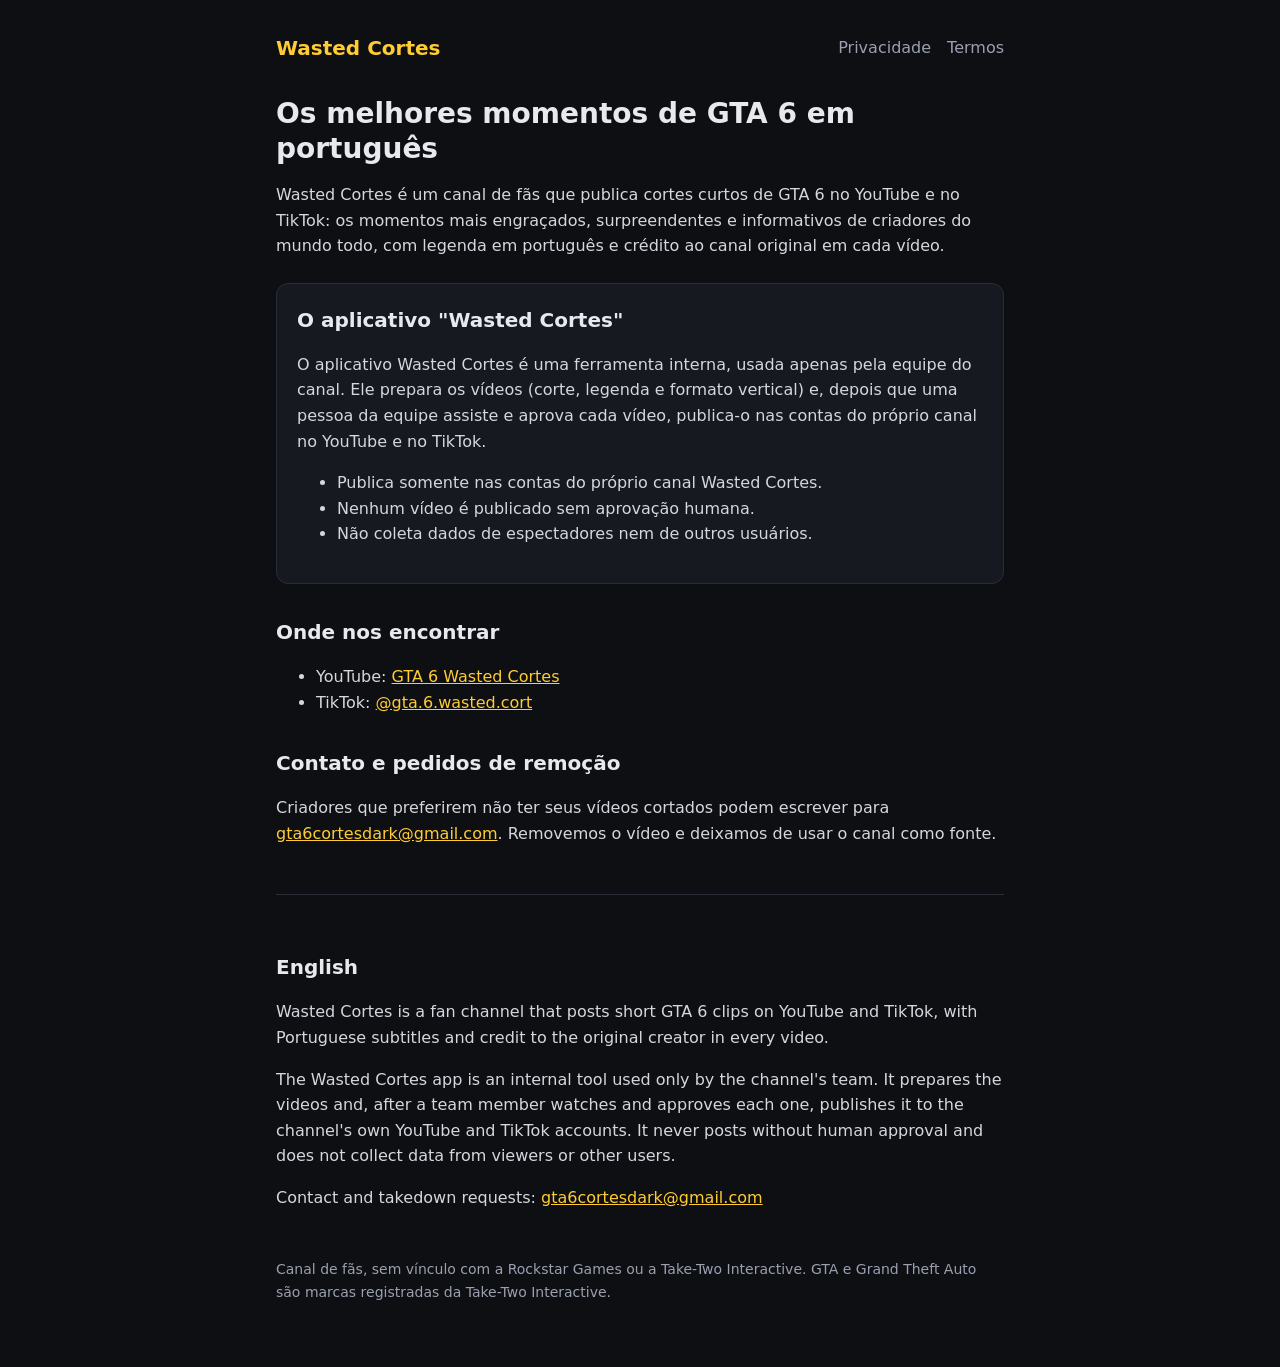
<file: index.html>
<!doctype html>
<html lang="pt-BR">
<head>
<meta charset="utf-8">
<meta name="viewport" content="width=device-width, initial-scale=1">
<title>Wasted Cortes</title>
<meta name="description" content="Wasted Cortes: os melhores momentos de GTA 6 em português.">
<link rel="stylesheet" href="estilo.css">
</head>
<body>
<main>
  <header>
    <a class="marca" href="index.html">Wasted Cortes</a>
    <nav><a href="privacidade.html">Privacidade</a><a href="termos.html">Termos</a></nav>
  </header>

  <h1>Os melhores momentos de GTA 6 em português</h1>
  <p>Wasted Cortes é um canal de fãs que publica cortes curtos de GTA 6 no YouTube e no
  TikTok: os momentos mais engraçados, surpreendentes e informativos de criadores do mundo
  todo, com legenda em português e crédito ao canal original em cada vídeo.</p>

  <div class="cartao">
    <h2 style="margin-top:0">O aplicativo "Wasted Cortes"</h2>
    <p>O aplicativo Wasted Cortes é uma ferramenta interna, usada apenas pela equipe do
    canal. Ele prepara os vídeos (corte, legenda e formato vertical) e, depois que uma
    pessoa da equipe assiste e aprova cada vídeo, publica-o nas contas do próprio canal no
    YouTube e no TikTok.</p>
    <ul>
      <li>Publica somente nas contas do próprio canal Wasted Cortes.</li>
      <li>Nenhum vídeo é publicado sem aprovação humana.</li>
      <li>Não coleta dados de espectadores nem de outros usuários.</li>
    </ul>
  </div>

  <h2>Onde nos encontrar</h2>
  <ul>
    <li>YouTube: <a href="https://www.youtube.com/shorts/7_4hv7opOUU">GTA 6 Wasted Cortes</a></li>
    <li>TikTok: <a href="https://www.tiktok.com/@gta.6.wasted.cort">@gta.6.wasted.cort</a></li>
  </ul>

  <h2>Contato e pedidos de remoção</h2>
  <p>Criadores que preferirem não ter seus vídeos cortados podem escrever para
  <a href="mailto:gta6cortesdark@gmail.com">gta6cortesdark@gmail.com</a>. Removemos o vídeo
  e deixamos de usar o canal como fonte.</p>

  <section class="idioma" lang="en">
    <h2>English</h2>
    <p>Wasted Cortes is a fan channel that posts short GTA 6 clips on YouTube and TikTok, with
    Portuguese subtitles and credit to the original creator in every video.</p>
    <p>The Wasted Cortes app is an internal tool used only by the channel's team. It prepares
    the videos and, after a team member watches and approves each one, publishes it to the
    channel's own YouTube and TikTok accounts. It never posts without human approval and does
    not collect data from viewers or other users.</p>
    <p>Contact and takedown requests:
    <a href="mailto:gta6cortesdark@gmail.com">gta6cortesdark@gmail.com</a></p>
  </section>

  <footer>
    Canal de fãs, sem vínculo com a Rockstar Games ou a Take-Two Interactive. GTA e Grand
    Theft Auto são marcas registradas da Take-Two Interactive.
  </footer>
</main>
</body>
</html>
</file>
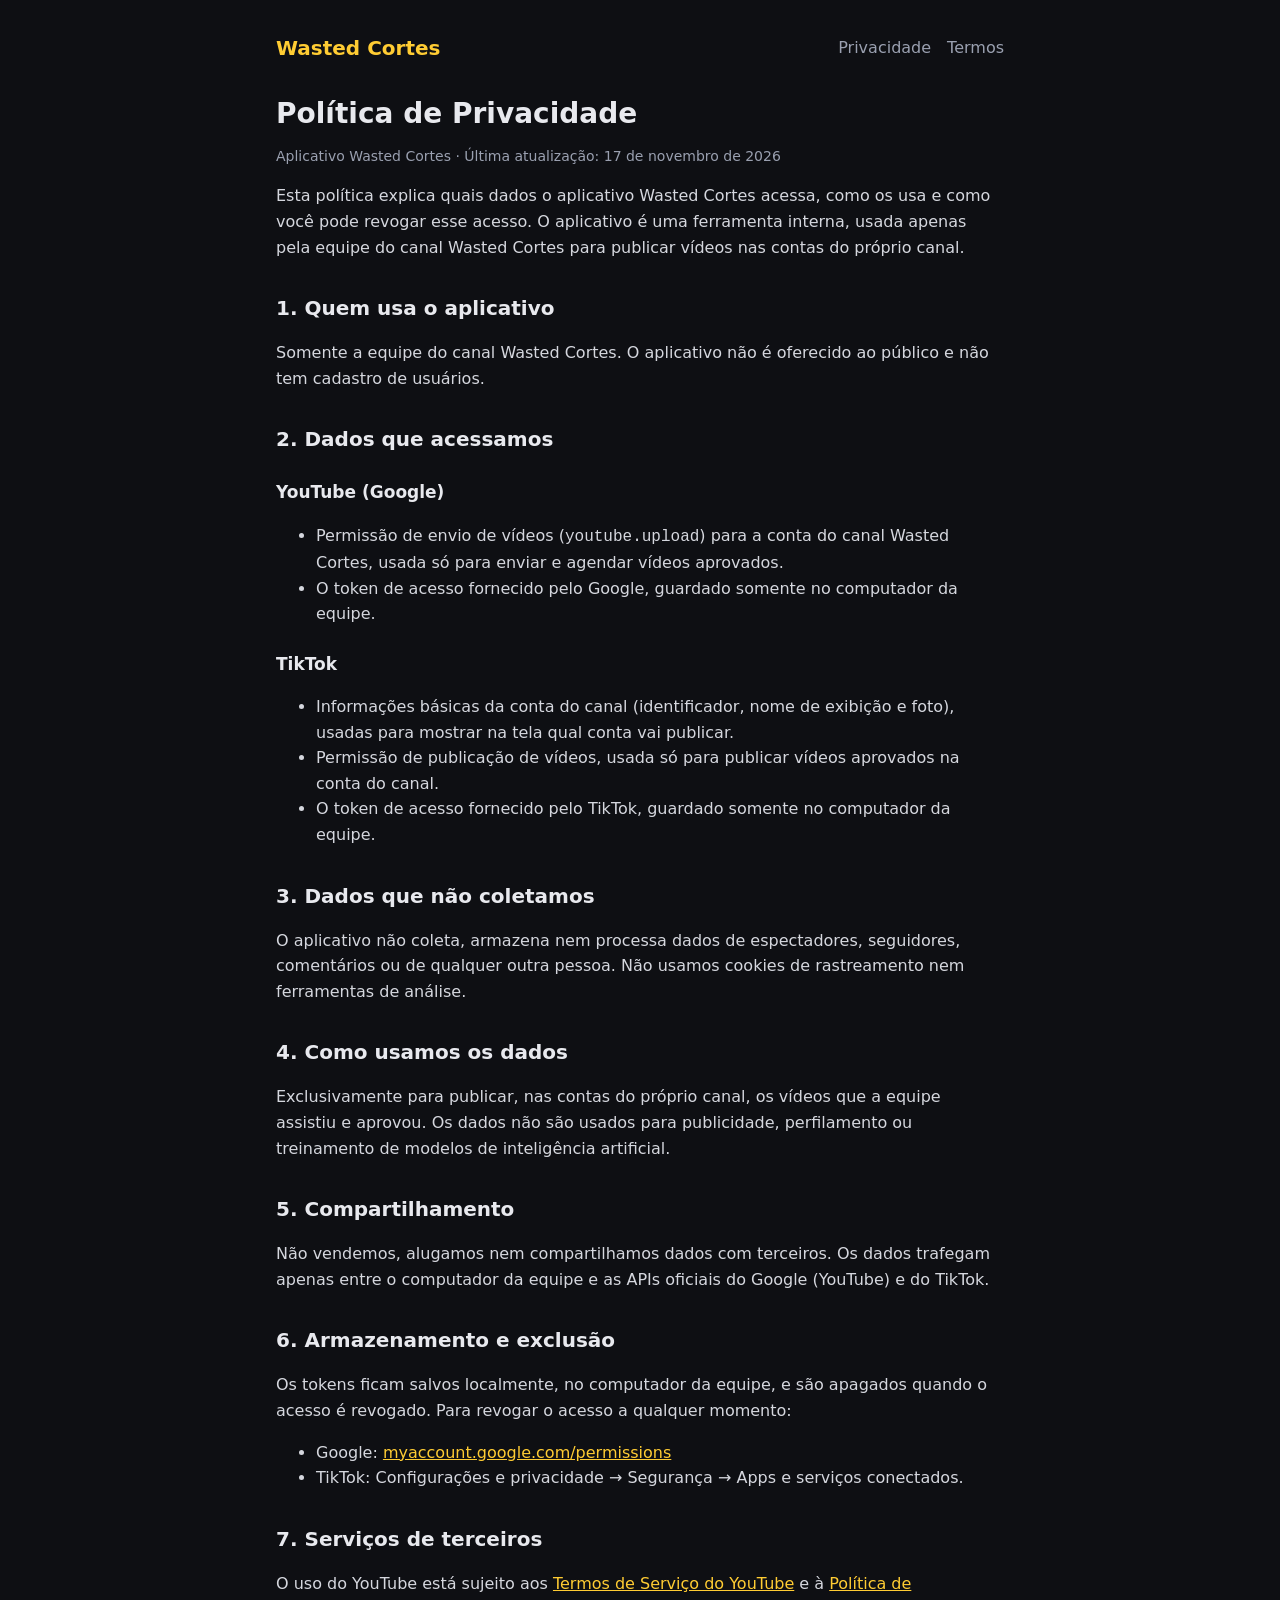
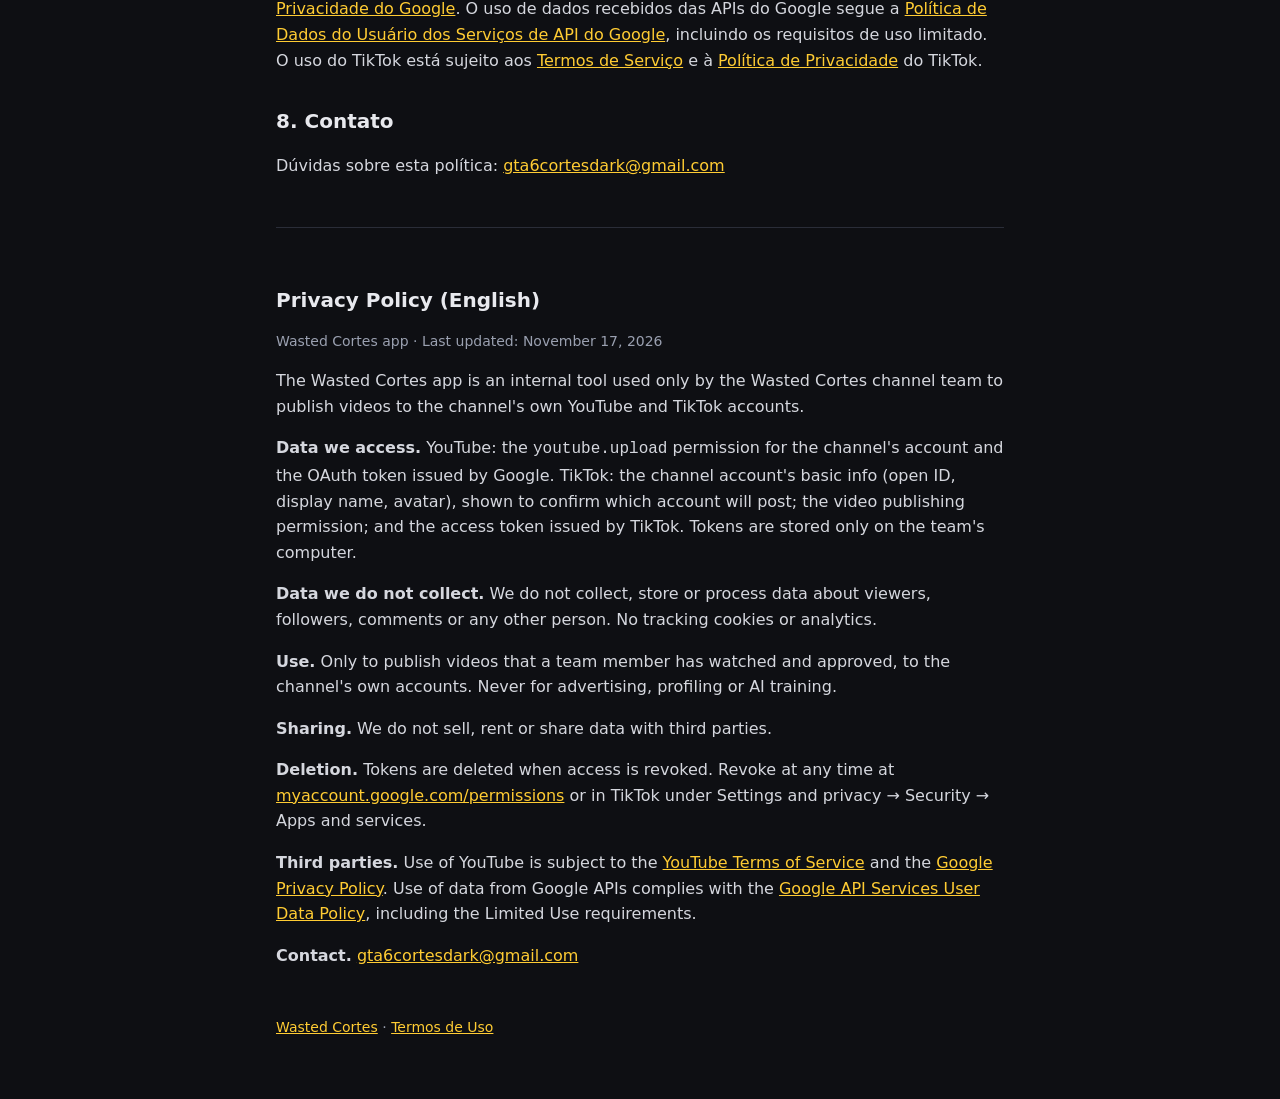
<file: privacidade.html>
<!doctype html>
<html lang="pt-BR">
<head>
<meta charset="utf-8">
<meta name="viewport" content="width=device-width, initial-scale=1">
<title>Política de Privacidade</title>
<link rel="stylesheet" href="estilo.css">
</head>
<body>
<main>
  <header>
    <a class="marca" href="index.html">Wasted Cortes</a>
    <nav><a href="privacidade.html">Privacidade</a><a href="termos.html">Termos</a></nav>
  </header>

  <h1>Política de Privacidade</h1>
  <p class="meta">Aplicativo Wasted Cortes · Última atualização: 17 de novembro de 2026</p>

  <p>Esta política explica quais dados o aplicativo Wasted Cortes acessa, como os usa e como
  você pode revogar esse acesso. O aplicativo é uma ferramenta interna, usada apenas pela
  equipe do canal Wasted Cortes para publicar vídeos nas contas do próprio canal.</p>

  <h2>1. Quem usa o aplicativo</h2>
  <p>Somente a equipe do canal Wasted Cortes. O aplicativo não é oferecido ao público e não
  tem cadastro de usuários.</p>

  <h2>2. Dados que acessamos</h2>
  <h3>YouTube (Google)</h3>
  <ul>
    <li>Permissão de envio de vídeos (<code>youtube.upload</code>) para a conta do canal
    Wasted Cortes, usada só para enviar e agendar vídeos aprovados.</li>
    <li>O token de acesso fornecido pelo Google, guardado somente no computador da equipe.</li>
  </ul>
  <h3>TikTok</h3>
  <ul>
    <li>Informações básicas da conta do canal (identificador, nome de exibição e foto), usadas
    para mostrar na tela qual conta vai publicar.</li>
    <li>Permissão de publicação de vídeos, usada só para publicar vídeos aprovados na conta
    do canal.</li>
    <li>O token de acesso fornecido pelo TikTok, guardado somente no computador da equipe.</li>
  </ul>

  <h2>3. Dados que não coletamos</h2>
  <p>O aplicativo não coleta, armazena nem processa dados de espectadores, seguidores,
  comentários ou de qualquer outra pessoa. Não usamos cookies de rastreamento nem
  ferramentas de análise.</p>

  <h2>4. Como usamos os dados</h2>
  <p>Exclusivamente para publicar, nas contas do próprio canal, os vídeos que a equipe
  assistiu e aprovou. Os dados não são usados para publicidade, perfilamento ou
  treinamento de modelos de inteligência artificial.</p>

  <h2>5. Compartilhamento</h2>
  <p>Não vendemos, alugamos nem compartilhamos dados com terceiros. Os dados trafegam apenas
  entre o computador da equipe e as APIs oficiais do Google (YouTube) e do TikTok.</p>

  <h2>6. Armazenamento e exclusão</h2>
  <p>Os tokens ficam salvos localmente, no computador da equipe, e são apagados quando o
  acesso é revogado. Para revogar o acesso a qualquer momento:</p>
  <ul>
    <li>Google: <a href="https://myaccount.google.com/permissions">myaccount.google.com/permissions</a></li>
    <li>TikTok: Configurações e privacidade → Segurança → Apps e serviços conectados.</li>
  </ul>

  <h2>7. Serviços de terceiros</h2>
  <p>O uso do YouTube está sujeito aos
  <a href="https://www.youtube.com/t/terms">Termos de Serviço do YouTube</a> e à
  <a href="https://policies.google.com/privacy">Política de Privacidade do Google</a>. O uso
  de dados recebidos das APIs do Google segue a
  <a href="https://developers.google.com/terms/api-services-user-data-policy">Política de
  Dados do Usuário dos Serviços de API do Google</a>, incluindo os requisitos de uso
  limitado. O uso do TikTok está sujeito aos
  <a href="https://www.tiktok.com/legal/terms-of-service">Termos de Serviço</a> e à
  <a href="https://www.tiktok.com/legal/privacy-policy">Política de Privacidade</a> do
  TikTok.</p>

  <h2>8. Contato</h2>
  <p>Dúvidas sobre esta política:
  <a href="mailto:gta6cortesdark@gmail.com">gta6cortesdark@gmail.com</a></p>

  <section class="idioma" lang="en">
    <h2>Privacy Policy (English)</h2>
    <p class="meta">Wasted Cortes app · Last updated: November 17, 2026</p>
    <p>The Wasted Cortes app is an internal tool used only by the Wasted Cortes channel team
    to publish videos to the channel's own YouTube and TikTok accounts.</p>
    <p><strong>Data we access.</strong> YouTube: the <code>youtube.upload</code> permission for
    the channel's account and the OAuth token issued by Google. TikTok: the channel account's
    basic info (open ID, display name, avatar), shown to confirm which account will post; the
    video publishing permission; and the access token issued by TikTok. Tokens are stored
    only on the team's computer.</p>
    <p><strong>Data we do not collect.</strong> We do not collect, store or process data about
    viewers, followers, comments or any other person. No tracking cookies or analytics.</p>
    <p><strong>Use.</strong> Only to publish videos that a team member has watched and
    approved, to the channel's own accounts. Never for advertising, profiling or AI training.</p>
    <p><strong>Sharing.</strong> We do not sell, rent or share data with third parties.</p>
    <p><strong>Deletion.</strong> Tokens are deleted when access is revoked. Revoke at any time
    at <a href="https://myaccount.google.com/permissions">myaccount.google.com/permissions</a>
    or in TikTok under Settings and privacy → Security → Apps and services.</p>
    <p><strong>Third parties.</strong> Use of YouTube is subject to the
    <a href="https://www.youtube.com/t/terms">YouTube Terms of Service</a> and the
    <a href="https://policies.google.com/privacy">Google Privacy Policy</a>. Use of data from
    Google APIs complies with the
    <a href="https://developers.google.com/terms/api-services-user-data-policy">Google API
    Services User Data Policy</a>, including the Limited Use requirements.</p>
    <p><strong>Contact.</strong>
    <a href="mailto:gta6cortesdark@gmail.com">gta6cortesdark@gmail.com</a></p>
  </section>

  <footer><a href="index.html">Wasted Cortes</a> · <a href="termos.html">Termos de Uso</a></footer>
</main>
</body>
</html>
</file>
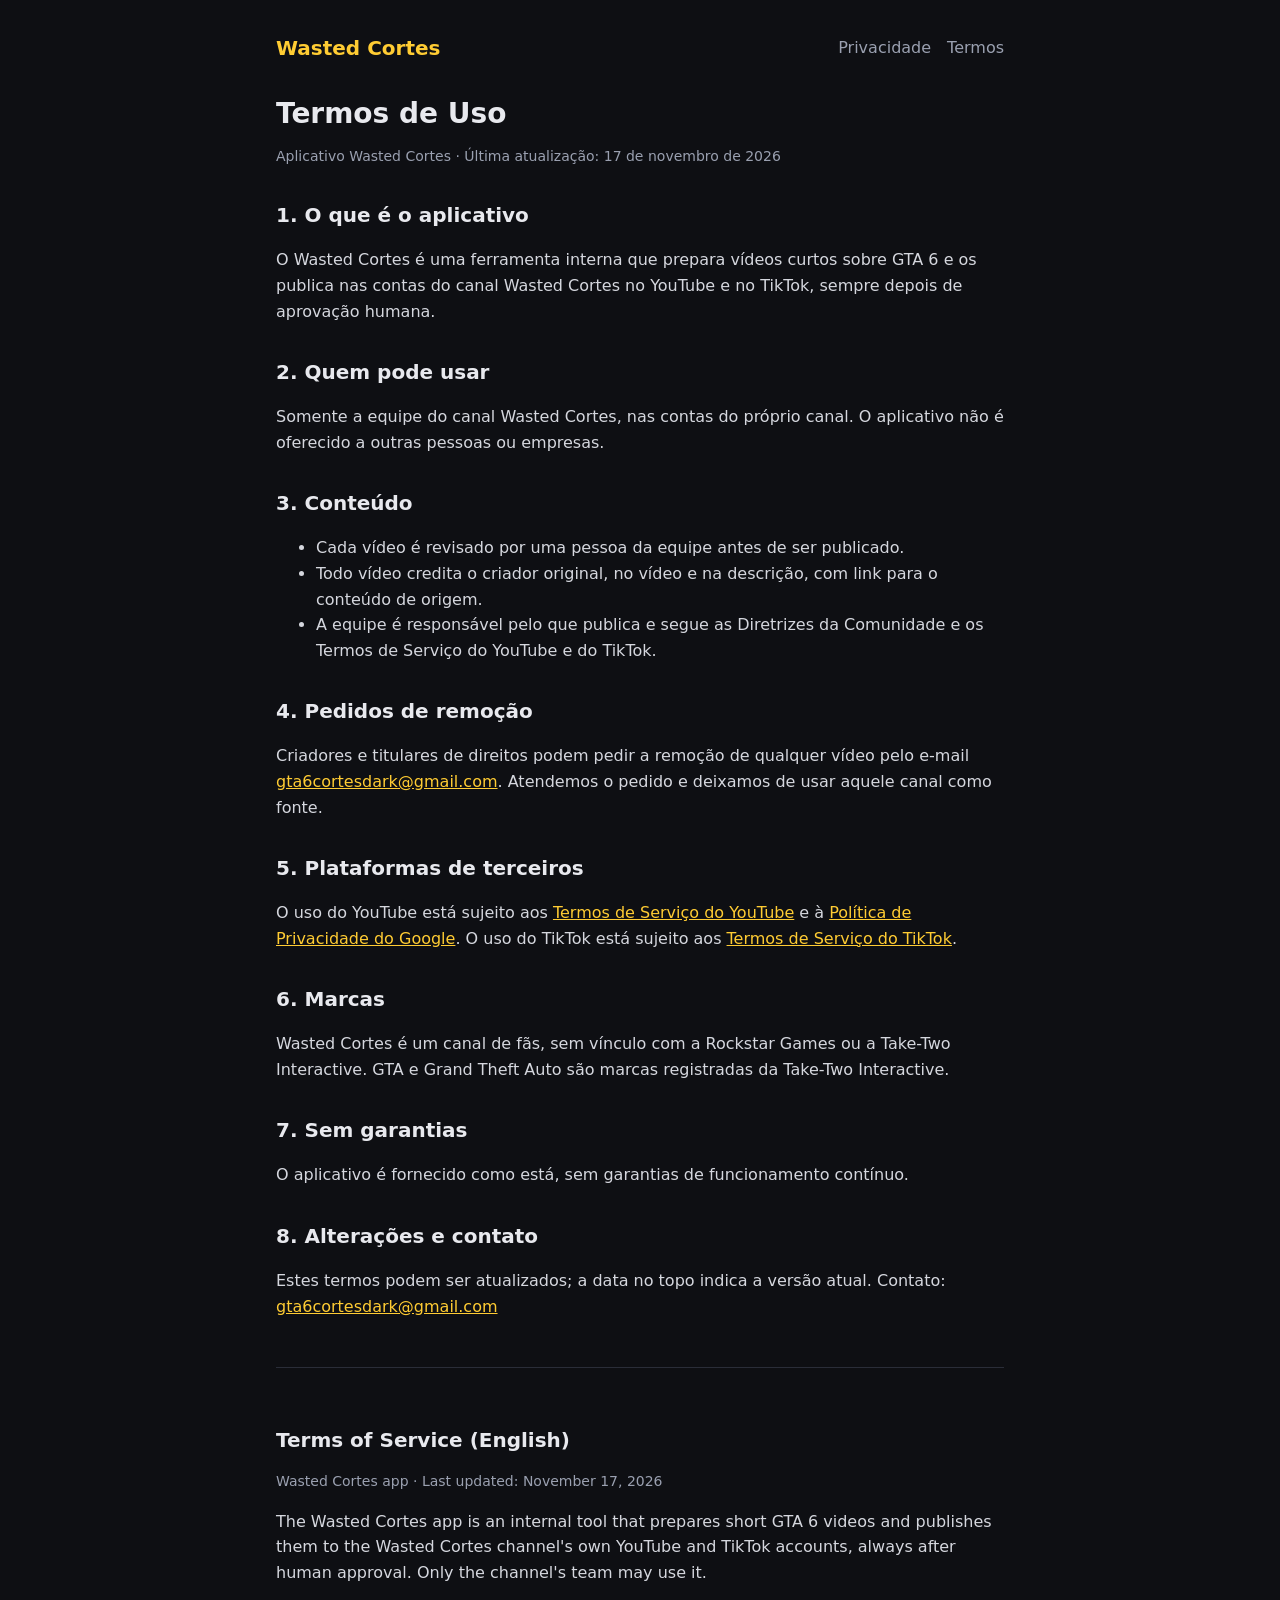
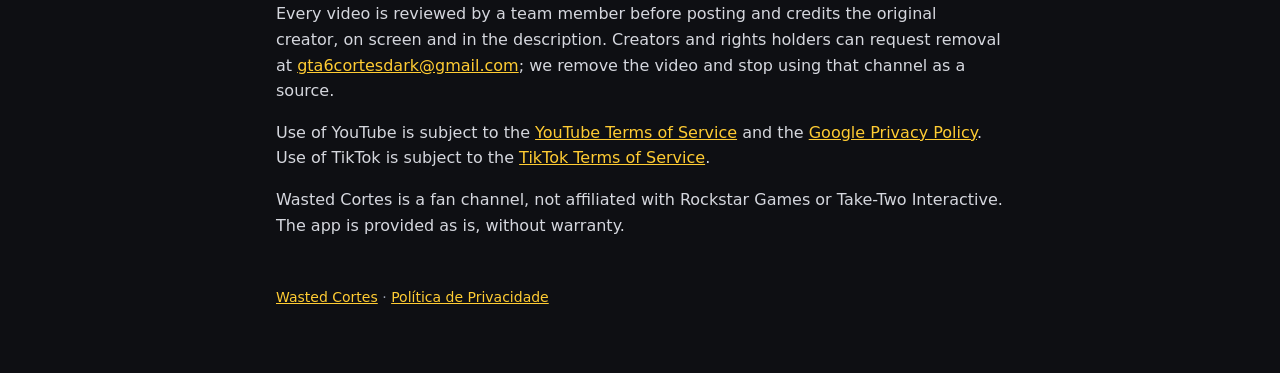
<file: termos.html>
<!doctype html>
<html lang="pt-BR">
<head>
<meta charset="utf-8">
<meta name="viewport" content="width=device-width, initial-scale=1">
<title>Termos de Uso</title>
<link rel="stylesheet" href="estilo.css">
</head>
<body>
<main>
  <header>
    <a class="marca" href="index.html">Wasted Cortes</a>
    <nav><a href="privacidade.html">Privacidade</a><a href="termos.html">Termos</a></nav>
  </header>

  <h1>Termos de Uso</h1>
  <p class="meta">Aplicativo Wasted Cortes · Última atualização: 17 de novembro de 2026</p>

  <h2>1. O que é o aplicativo</h2>
  <p>O Wasted Cortes é uma ferramenta interna que prepara vídeos curtos sobre GTA 6 e os
  publica nas contas do canal Wasted Cortes no YouTube e no TikTok, sempre depois de
  aprovação humana.</p>

  <h2>2. Quem pode usar</h2>
  <p>Somente a equipe do canal Wasted Cortes, nas contas do próprio canal. O aplicativo não é
  oferecido a outras pessoas ou empresas.</p>

  <h2>3. Conteúdo</h2>
  <ul>
    <li>Cada vídeo é revisado por uma pessoa da equipe antes de ser publicado.</li>
    <li>Todo vídeo credita o criador original, no vídeo e na descrição, com link para o
    conteúdo de origem.</li>
    <li>A equipe é responsável pelo que publica e segue as Diretrizes da Comunidade e os
    Termos de Serviço do YouTube e do TikTok.</li>
  </ul>

  <h2>4. Pedidos de remoção</h2>
  <p>Criadores e titulares de direitos podem pedir a remoção de qualquer vídeo pelo e-mail
  <a href="mailto:gta6cortesdark@gmail.com">gta6cortesdark@gmail.com</a>. Atendemos o pedido e
  deixamos de usar aquele canal como fonte.</p>

  <h2>5. Plataformas de terceiros</h2>
  <p>O uso do YouTube está sujeito aos
  <a href="https://www.youtube.com/t/terms">Termos de Serviço do YouTube</a> e à
  <a href="https://policies.google.com/privacy">Política de Privacidade do Google</a>. O uso
  do TikTok está sujeito aos <a href="https://www.tiktok.com/legal/terms-of-service">Termos
  de Serviço do TikTok</a>.</p>

  <h2>6. Marcas</h2>
  <p>Wasted Cortes é um canal de fãs, sem vínculo com a Rockstar Games ou a Take-Two
  Interactive. GTA e Grand Theft Auto são marcas registradas da Take-Two Interactive.</p>

  <h2>7. Sem garantias</h2>
  <p>O aplicativo é fornecido como está, sem garantias de funcionamento contínuo.</p>

  <h2>8. Alterações e contato</h2>
  <p>Estes termos podem ser atualizados; a data no topo indica a versão atual. Contato:
  <a href="mailto:gta6cortesdark@gmail.com">gta6cortesdark@gmail.com</a></p>

  <section class="idioma" lang="en">
    <h2>Terms of Service (English)</h2>
    <p class="meta">Wasted Cortes app · Last updated: November 17, 2026</p>
    <p>The Wasted Cortes app is an internal tool that prepares short GTA 6 videos and
    publishes them to the Wasted Cortes channel's own YouTube and TikTok accounts, always
    after human approval. Only the channel's team may use it.</p>
    <p>Every video is reviewed by a team member before posting and credits the original
    creator, on screen and in the description. Creators and rights holders can request removal
    at <a href="mailto:gta6cortesdark@gmail.com">gta6cortesdark@gmail.com</a>; we remove the
    video and stop using that channel as a source.</p>
    <p>Use of YouTube is subject to the <a href="https://www.youtube.com/t/terms">YouTube Terms
    of Service</a> and the <a href="https://policies.google.com/privacy">Google Privacy
    Policy</a>. Use of TikTok is subject to the
    <a href="https://www.tiktok.com/legal/terms-of-service">TikTok Terms of Service</a>.</p>
    <p>Wasted Cortes is a fan channel, not affiliated with Rockstar Games or Take-Two
    Interactive. The app is provided as is, without warranty.</p>
  </section>

  <footer><a href="index.html">Wasted Cortes</a> · <a href="privacidade.html">Política de Privacidade</a></footer>
</main>
</body>
</html>
</file>
<file: estilo.css>
:root { --fundo: #0e0f13; --cartao: #171920; --borda: #2a2d38; --texto: #e8e9ee;
        --fraco: #9aa0b0; --destaque: #ffcc33; }
* { box-sizing: border-box; }
body { margin: 0; background: var(--fundo); color: var(--texto);
       font: 16px/1.6 system-ui, "Segoe UI", Roboto, sans-serif; }
main { max-width: 760px; margin: 0 auto; padding: 32px 16px 64px; }
header { display: flex; align-items: center; justify-content: space-between; gap: 12px;
         flex-wrap: wrap; margin-bottom: 32px; }
.marca { font-weight: 800; font-size: 20px; color: var(--destaque); text-decoration: none; }
nav a { color: var(--fraco); text-decoration: none; margin-left: 16px; }
nav a:hover { color: var(--texto); }
h1 { font-size: 28px; line-height: 1.25; margin: 0 0 8px; }
h2 { font-size: 20px; margin: 32px 0 8px; }
h3 { font-size: 17px; margin: 24px 0 6px; }
p, li { color: #d5d7de; }
.meta { color: var(--fraco); font-size: 14px; }
.cartao { background: var(--cartao); border: 1px solid var(--borda); border-radius: 12px;
          padding: 20px; margin: 24px 0; }
.idioma { border-top: 1px solid var(--borda); margin-top: 48px; padding-top: 24px; }
a { color: var(--destaque); }
footer { margin-top: 48px; color: var(--fraco); font-size: 14px; }
</file>
